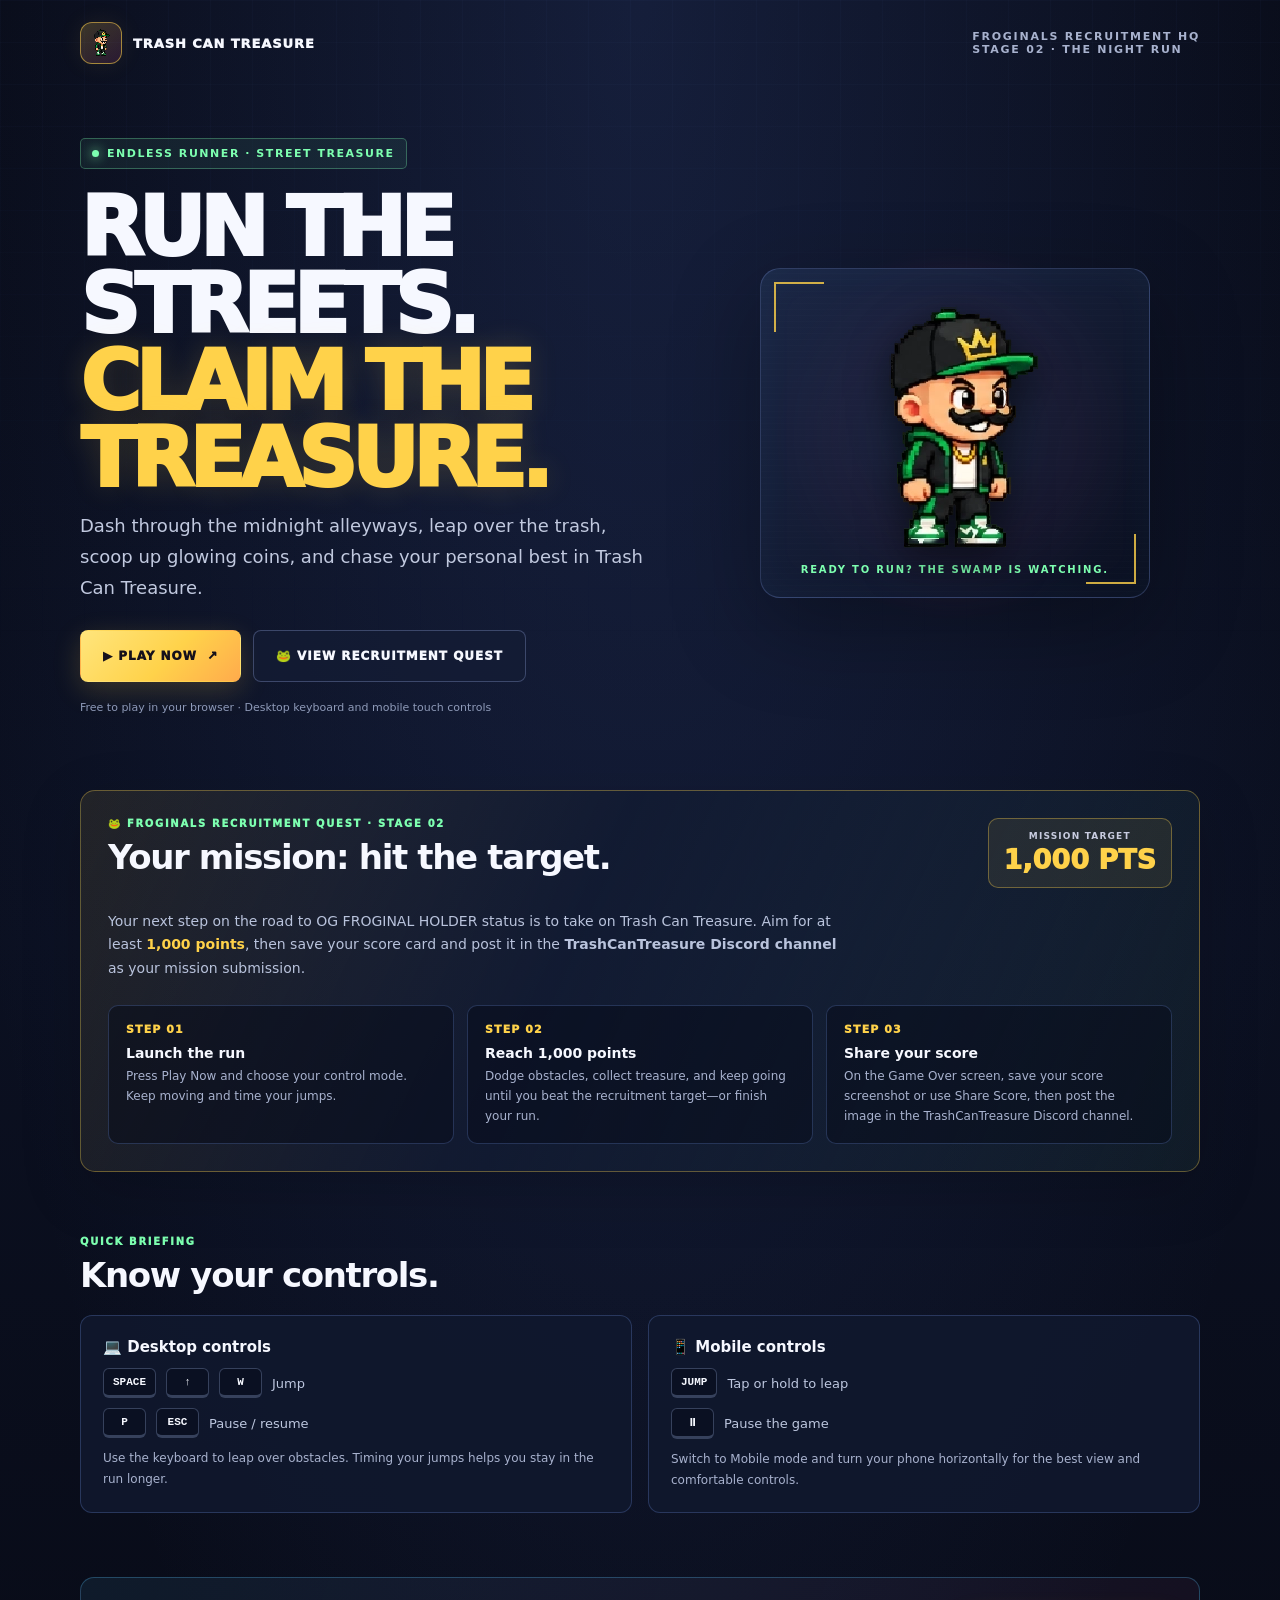
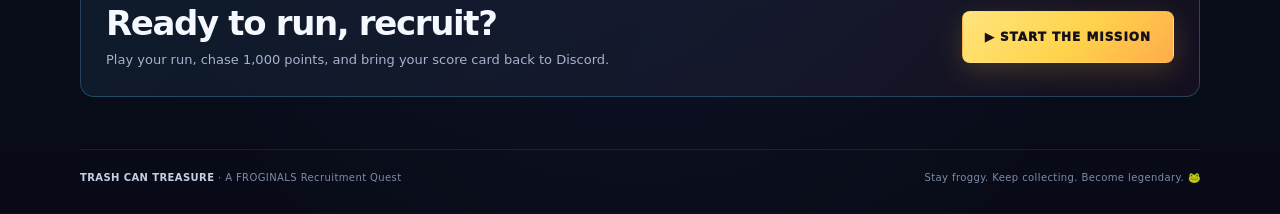
<file: index.html>
<!DOCTYPE html>
<html lang="en">
<head>
  <meta charset="UTF-8">
  <meta name="viewport" content="width=device-width, initial-scale=1">
  <meta name="theme-color" content="#080b17">
  <meta name="description" content="Run the streets, grab the treasure, and take on the FROGINALS Recruitment Quest in Trash Can Treasure.">
  <title>Trash Can Treasure | FROGINALS Recruitment Quest</title>
  <link rel="icon" href="assets/01.png" type="image/png">
  <style>
    :root {
      color-scheme: dark;
      --bg: #080b17;
      --panel: rgba(17, 24, 46, .88);
      --line: rgba(126, 164, 255, .23);
      --muted: #a8b2ce;
      --white: #f6f8ff;
      --gold: #ffd24a;
      --mint: #7dffb0;
      --blue: #59c8ff;
      --pink: #ff5db1;
    }
    * { box-sizing: border-box; }
    html { scroll-behavior: smooth; }
    body {
      margin: 0;
      min-height: 100vh;
      overflow-x: hidden;
      background:
        radial-gradient(ellipse at 50% 0%, rgba(59, 85, 160, .26), transparent 46rem),
        linear-gradient(180deg, #080b17 0%, #0b1021 52%, #080b17 100%);
      color: var(--white);
      font-family: Inter, ui-sans-serif, system-ui, -apple-system, BlinkMacSystemFont, "Segoe UI", sans-serif;
    }
    body::before {
      content: "";
      position: fixed;
      inset: 0;
      z-index: -1;
      pointer-events: none;
      opacity: .14;
      background-image: linear-gradient(rgba(116,151,230,.22) 1px, transparent 1px), linear-gradient(90deg, rgba(116,151,230,.22) 1px, transparent 1px);
      background-size: 42px 42px;
      mask-image: linear-gradient(to bottom, black, transparent 80%);
    }
    a { color: inherit; text-decoration: none; }
    button, a { -webkit-tap-highlight-color: transparent; }
    .wrap { width: min(1120px, calc(100% - 36px)); margin: 0 auto; }
    .topbar { display: flex; align-items: center; justify-content: space-between; gap: 16px; padding: 22px 0; }
    .brand { display: flex; align-items: center; gap: 11px; font-weight: 950; letter-spacing: .07em; font-size: 13px; }
    .brand-mark { display: grid; place-items: center; width: 42px; height: 42px; border: 1px solid rgba(255,210,74,.55); border-radius: 12px; background: linear-gradient(145deg, rgba(255,210,74,.2), rgba(255,93,177,.12)); box-shadow: 0 0 24px rgba(255,210,74,.08); }
    .brand-mark img { width: 30px; height: 30px; object-fit: contain; image-rendering: pixelated; }
    .top-label { color: var(--muted); font-size: 11px; font-weight: 800; letter-spacing: .16em; text-transform: uppercase; }
    .hero { position: relative; display: grid; grid-template-columns: 1.1fr .9fr; align-items: center; gap: 30px; padding: 52px 0 62px; }
    .eyebrow { display: inline-flex; align-items: center; gap: 8px; padding: 8px 11px; border: 1px solid rgba(125,255,176,.3); border-radius: 5px; background: rgba(125,255,176,.07); color: var(--mint); font-size: 11px; font-weight: 900; letter-spacing: .14em; text-transform: uppercase; }
    .eyebrow-dot { width: 7px; height: 7px; border-radius: 50%; background: var(--mint); box-shadow: 0 0 12px var(--mint); }
    h1 { margin: 20px 0 14px; max-width: 700px; font-size: clamp(43px, 7.3vw, 82px); line-height: .94; letter-spacing: -.065em; font-weight: 1000; }
    h1 .gold { display: block; color: var(--gold); text-shadow: 0 0 30px rgba(255,210,74,.16); }
    .lead { max-width: 570px; margin: 0; color: #c1c9df; font-size: clamp(15px, 1.8vw, 18px); line-height: 1.7; }
    .hero-actions { display: flex; flex-wrap: wrap; align-items: center; gap: 12px; margin-top: 27px; }
    .btn { min-height: 52px; display: inline-flex; align-items: center; justify-content: center; gap: 10px; padding: 0 22px; border-radius: 8px; border: 1px solid transparent; font-size: 12px; font-weight: 950; letter-spacing: .08em; text-transform: uppercase; transition: transform .18s ease, box-shadow .18s ease, border-color .18s ease; cursor: pointer; }
    .btn:hover { transform: translateY(-2px); }
    .btn-primary { color: #15101b; background: linear-gradient(135deg, #ffe57c, var(--gold) 55%, #ffab4c); box-shadow: 0 8px 28px rgba(255,210,74,.18); }
    .btn-primary:hover { box-shadow: 0 12px 34px rgba(255,210,74,.28); }
    .btn-secondary { border-color: rgba(155,176,235,.3); background: rgba(20,29,54,.7); color: var(--white); }
    .hero-note { margin-top: 17px; color: #8e9ab8; font-size: 11px; line-height: 1.6; }
    .hero-art { min-height: 370px; position: relative; display: grid; place-items: center; isolation: isolate; }
    .art-glow { position: absolute; width: min(88%, 380px); aspect-ratio: 1; border-radius: 50%; background: radial-gradient(circle, rgba(89,200,255,.18), rgba(255,93,177,.1) 43%, transparent 70%); filter: blur(8px); z-index: -1; }
    .art-frame { width: min(100%, 390px); min-height: 330px; display: grid; place-items: center; position: relative; border: 1px solid rgba(133,162,240,.26); border-radius: 20px; background: linear-gradient(145deg, rgba(31,43,75,.75), rgba(10,14,29,.6)); box-shadow: 0 28px 90px rgba(0,0,0,.3), inset 0 0 40px rgba(89,200,255,.04); overflow: hidden; }
    .art-frame::before, .art-frame::after { content: ""; position: absolute; width: 48px; height: 48px; border-color: var(--gold); border-style: solid; opacity: .8; }
    .art-frame::before { top: 13px; left: 13px; border-width: 2px 0 0 2px; }
    .art-frame::after { bottom: 13px; right: 13px; border-width: 0 2px 2px 0; }
    .art-grid { position: absolute; inset: 0; opacity: .15; background: repeating-linear-gradient(0deg, transparent 0 5px, rgba(255,255,255,.12) 6px); pointer-events: none; }
    .character { position: relative; z-index: 1; width: min(72%, 250px); max-height: 275px; object-fit: contain; image-rendering: pixelated; filter: drop-shadow(0 12px 20px rgba(0,0,0,.55)); animation: float 4s ease-in-out infinite; }
    .art-caption { position: absolute; bottom: 22px; left: 0; right: 0; text-align: center; color: var(--mint); font-size: 10px; font-weight: 900; letter-spacing: .18em; }
    @keyframes float { 0%,100% { transform: translateY(0); } 50% { transform: translateY(-9px); } }
    .quest { position: relative; margin: 0 auto 64px; padding: 27px; border: 1px solid rgba(255,210,74,.34); border-radius: 15px; background: linear-gradient(115deg, rgba(255,210,74,.09), rgba(18,27,50,.86) 43%, rgba(125,255,176,.05)); box-shadow: 0 18px 60px rgba(0,0,0,.17); }
    .quest-head { display: flex; justify-content: space-between; align-items: flex-start; gap: 18px; margin-bottom: 22px; }
    .section-kicker { color: var(--mint); font-size: 10px; font-weight: 950; letter-spacing: .17em; text-transform: uppercase; }
    h2 { margin: 8px 0 0; font-size: clamp(23px, 3vw, 34px); letter-spacing: -.04em; }
    .target { flex: 0 0 auto; padding: 12px 15px; border: 1px solid rgba(255,210,74,.35); border-radius: 10px; background: rgba(255,210,74,.08); text-align: center; }
    .target small { display: block; color: #c8cce0; font-size: 9px; font-weight: 900; letter-spacing: .13em; }
    .target strong { display: block; margin-top: 3px; color: var(--gold); font-size: 27px; font-weight: 1000; }
    .quest-copy { max-width: 740px; color: #b9c3dc; line-height: 1.7; font-size: 14px; }
    .steps { display: grid; grid-template-columns: repeat(3, 1fr); gap: 13px; margin-top: 24px; }
    .step { padding: 17px; border: 1px solid var(--line); border-radius: 10px; background: rgba(7,11,24,.5); }
    .step-num { color: var(--gold); font-size: 11px; font-weight: 950; letter-spacing: .1em; }
    .step h3 { margin: 9px 0 6px; font-size: 14px; }
    .step p { margin: 0; color: var(--muted); font-size: 12px; line-height: 1.65; }
    .how { padding: 0 0 64px; }
    .how-head { margin-bottom: 20px; }
    .how-grid { display: grid; grid-template-columns: 1fr 1fr; gap: 16px; }
    .info-card { padding: 22px; border: 1px solid var(--line); border-radius: 12px; background: var(--panel); }
    .info-card h3 { margin: 0 0 12px; font-size: 15px; }
    .control-row { display: flex; align-items: center; gap: 10px; margin: 10px 0; color: #bdc7df; font-size: 13px; }
    kbd { min-width: 43px; padding: 7px 9px; border: 1px solid rgba(170,190,240,.28); border-bottom-width: 3px; border-radius: 6px; background: #0a1022; color: var(--white); font-size: 11px; text-align: center; font-weight: 900; }
    .info-card .small { margin: 0; color: var(--muted); font-size: 12px; line-height: 1.7; }
    .bottom-cta { display: flex; align-items: center; justify-content: space-between; gap: 20px; margin-bottom: 52px; padding: 25px; border: 1px solid rgba(89,200,255,.27); border-radius: 14px; background: linear-gradient(110deg, rgba(89,200,255,.08), rgba(255,93,177,.05)); }
    .bottom-cta h2 { margin-top: 0; }
    .bottom-cta p { margin: 7px 0 0; color: var(--muted); font-size: 13px; line-height: 1.6; }
    footer { display: flex; justify-content: space-between; gap: 16px; padding: 22px 0 30px; border-top: 1px solid rgba(150,170,230,.13); color: #7f8ba9; font-size: 10px; letter-spacing: .04em; }
    footer strong { color: #c5cee4; }
    @media (max-width: 760px) {
      .hero { grid-template-columns: 1fr; padding-top: 28px; gap: 14px; }
      .hero-art { min-height: 280px; }
      .art-frame { min-height: 275px; }
      .character { max-height: 215px; }
      .quest { padding: 19px; margin-bottom: 48px; }
      .quest-head { flex-direction: column; }
      .steps { grid-template-columns: 1fr; }
      .how-grid { grid-template-columns: 1fr; }
      .bottom-cta { align-items: flex-start; flex-direction: column; }
      .top-label { text-align: right; font-size: 9px; }
    }
    @media (max-width: 420px) {
      .wrap { width: min(100% - 24px, 1120px); }
      .topbar { padding: 14px 0; }
      .brand { font-size: 11px; }
      .hero-actions { flex-direction: column; align-items: stretch; }
      .btn { width: 100%; }
      .target { width: 100%; }
      footer { flex-direction: column; }
    }
    @media (prefers-reduced-motion: reduce) {
      *, *::before, *::after { animation-duration: .01ms !important; animation-iteration-count: 1 !important; scroll-behavior: auto !important; }
    }
  </style>
</head>
<body>
  <div class="wrap">
    <header class="topbar">
      <a class="brand" href="./" aria-label="Trash Can Treasure home">
        <span class="brand-mark"><img src="assets/01.png" alt=""></span>
        <span>TRASH CAN TREASURE</span>
      </a>
      <div class="top-label">FROGINALS RECRUITMENT HQ<br>STAGE 02 · THE NIGHT RUN</div>
    </header>

    <main>
      <section class="hero">
        <div class="hero-copy">
          <span class="eyebrow"><span class="eyebrow-dot"></span> Endless runner · Street treasure</span>
          <h1>RUN THE STREETS.<span class="gold">CLAIM THE TREASURE.</span></h1>
          <p class="lead">Dash through the midnight alleyways, leap over the trash, scoop up glowing coins, and chase your personal best in Trash Can Treasure.</p>
          <div class="hero-actions">
            <a class="btn btn-primary" href="game.html">▶ PLAY NOW <span aria-hidden="true">↗</span></a>
            <a class="btn btn-secondary" href="#recruitment-quest">🐸 VIEW RECRUITMENT QUEST</a>
          </div>
          <p class="hero-note">Free to play in your browser · Desktop keyboard and mobile touch controls</p>
        </div>
        <div class="hero-art" aria-label="Trash Can Treasure game character">
          <div class="art-glow"></div>
          <div class="art-frame">
            <div class="art-grid"></div>
            <img class="character" src="assets/01.png" alt="Trash Can Treasure runner character">
            <div class="art-caption">READY TO RUN? THE SWAMP IS WATCHING.</div>
          </div>
        </div>
      </section>

      <section class="quest" id="recruitment-quest">
        <div class="quest-head">
          <div>
            <div class="section-kicker">🐸 FROGINALS RECRUITMENT QUEST · STAGE 02</div>
            <h2>Your mission: hit the target.</h2>
          </div>
          <div class="target"><small>MISSION TARGET</small><strong>1,000 PTS</strong></div>
        </div>
        <p class="quest-copy">Your next step on the road to OG FROGINAL HOLDER status is to take on Trash Can Treasure. Aim for at least <strong style="color:var(--gold)">1,000 points</strong>, then save your score card and post it in the <strong>TrashCanTreasure Discord channel</strong> as your mission submission.</p>
        <div class="steps">
          <article class="step"><div class="step-num">STEP 01</div><h3>Launch the run</h3><p>Press Play Now and choose your control mode. Keep moving and time your jumps.</p></article>
          <article class="step"><div class="step-num">STEP 02</div><h3>Reach 1,000 points</h3><p>Dodge obstacles, collect treasure, and keep going until you beat the recruitment target—or finish your run.</p></article>
          <article class="step"><div class="step-num">STEP 03</div><h3>Share your score</h3><p>On the Game Over screen, save your score screenshot or use Share Score, then post the image in the TrashCanTreasure Discord channel.</p></article>
        </div>
      </section>

      <section class="how" id="how-to-play">
        <div class="how-head">
          <div class="section-kicker">QUICK BRIEFING</div>
          <h2>Know your controls.</h2>
        </div>
        <div class="how-grid">
          <article class="info-card">
            <h3>💻 Desktop controls</h3>
            <div class="control-row"><kbd>SPACE</kbd><kbd>↑</kbd><kbd>W</kbd><span>Jump</span></div>
            <div class="control-row"><kbd>P</kbd><kbd>ESC</kbd><span>Pause / resume</span></div>
            <p class="small">Use the keyboard to leap over obstacles. Timing your jumps helps you stay in the run longer.</p>
          </article>
          <article class="info-card">
            <h3>📱 Mobile controls</h3>
            <div class="control-row"><kbd>JUMP</kbd><span>Tap or hold to leap</span></div>
            <div class="control-row"><kbd>⏸</kbd><span>Pause the game</span></div>
            <p class="small">Switch to Mobile mode and turn your phone horizontally for the best view and comfortable controls.</p>
          </article>
        </div>
      </section>

      <section class="bottom-cta">
        <div><h2>Ready to run, recruit?</h2><p>Play your run, chase 1,000 points, and bring your score card back to Discord.</p></div>
        <a class="btn btn-primary" href="game.html">▶ START THE MISSION</a>
      </section>
    </main>

    <footer>
      <span><strong>TRASH CAN TREASURE</strong> · A FROGINALS Recruitment Quest</span>
      <span>Stay froggy. Keep collecting. Become legendary. 🐸</span>
    </footer>
  </div>
</body>
</html>
</file>
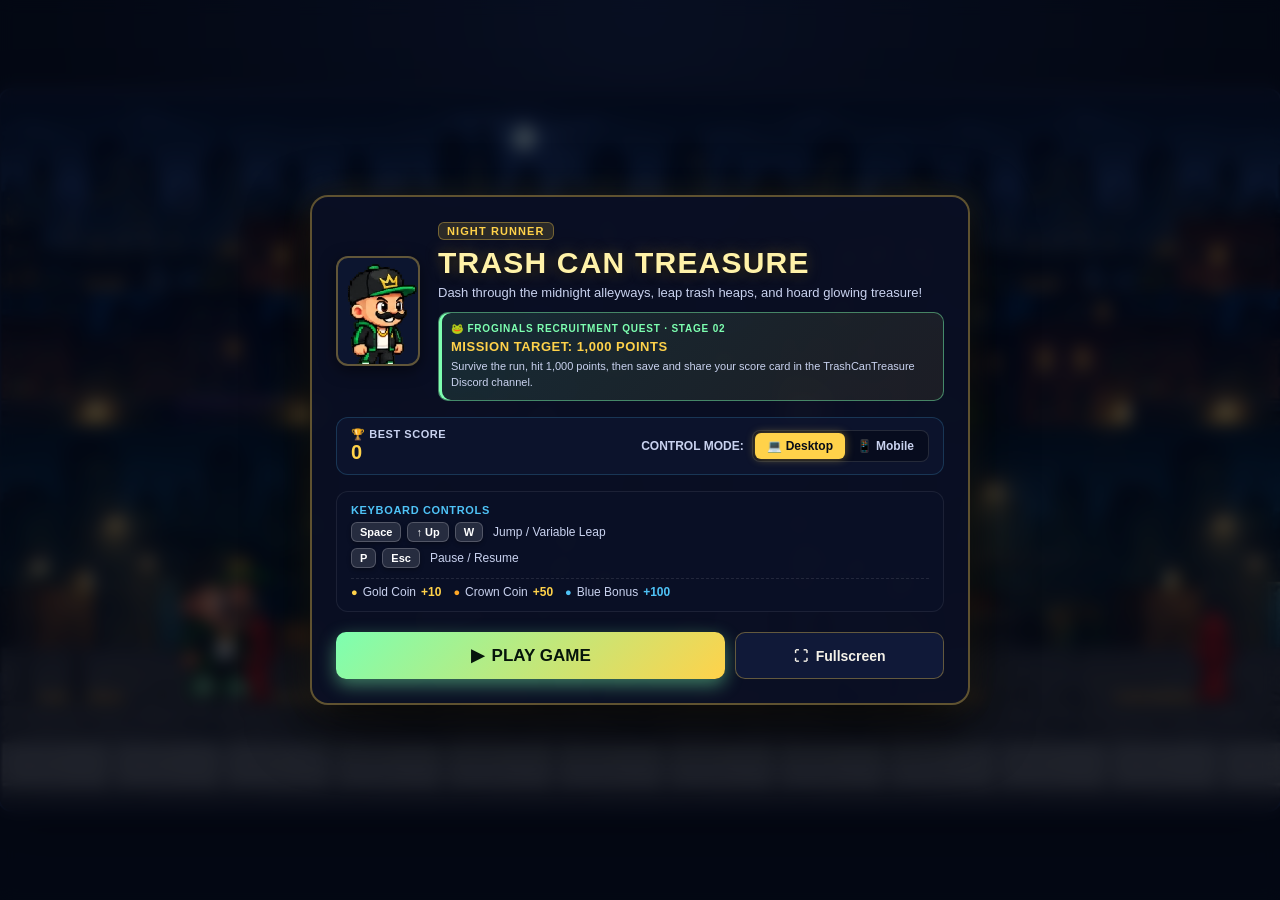
<file: game.html>
<!DOCTYPE html>
<html lang="en">
<head>
  <meta charset="UTF-8" />
  <meta name="viewport" content="width=device-width, initial-scale=1.0, maximum-scale=1.0, user-scalable=no, viewport-fit=cover" />
  <meta name="theme-color" content="#070b18" />
  <meta name="apple-mobile-web-app-capable" content="yes" />
  <meta name="apple-mobile-web-app-status-bar-style" content="black-translucent" />
  <title>Trash Can Treasure</title>
  <link rel="stylesheet" href="style.css" />
  <link rel="icon" href="assets/01.png" type="image/png" />
</head>
<body class="mode-desktop">
  <div id="game-root">
    <!-- Game Canvas -->
    <canvas id="game" width="960" height="540" aria-label="Trash Can Treasure game"></canvas>

    <!-- Start Menu Overlay -->
    <div id="start-menu" class="overlay active">
      <div class="menu-card">
        <div class="menu-hero">
          <div class="portrait-container">
            <img src="assets/01.png" alt="Obi" class="character-portrait" />
          </div>
          <div class="hero-text">
            <div class="badge-tag">NIGHT RUNNER</div>
            <h1 class="game-title">TRASH CAN TREASURE</h1>
            <p class="game-tagline">Dash through the midnight alleyways, leap trash heaps, and hoard glowing treasure!</p>
        <div class="recruitment-quest">
          <span class="quest-kicker">🐸 FROGINALS RECRUITMENT QUEST · STAGE 02</span>
          <strong>MISSION TARGET: 1,000 POINTS</strong>
          <span>Survive the run, hit 1,000 points, then save and share your score card in the TrashCanTreasure Discord channel.</span>
        </div>

          </div>
        </div>

        <div class="menu-stats-row">
          <div class="stat-badge">
            <span class="stat-label">🏆 BEST SCORE</span>
            <span id="menu-best-score" class="stat-value">0</span>
          </div>
          <div class="mode-selector">
            <span class="mode-label">CONTROL MODE:</span>
            <div class="mode-toggle-group">
              <button id="mode-desktop-btn" class="mode-btn active" type="button" title="Desktop: Keyboard controls">
                <span class="btn-icon">💻</span> Desktop
              </button>
              <button id="mode-mobile-btn" class="mode-btn" type="button" title="Mobile: Touchscreen on-screen controls">
                <span class="btn-icon">📱</span> Mobile
              </button>
            </div>
          </div>
        </div>

        <div class="menu-instructions">
          <div class="instruction-box" id="instruction-desktop">
            <div class="instruction-title">KEYBOARD CONTROLS</div>
            <div class="instruction-keys">
              <span class="key-pill">Space</span>
              <span class="key-pill">↑ Up</span>
              <span class="key-pill">W</span>
              <span class="key-desc">Jump / Variable Leap</span>
            </div>
            <div class="instruction-keys">
              <span class="key-pill">P</span>
              <span class="key-pill">Esc</span>
              <span class="key-desc">Pause / Resume</span>
            </div>
          </div>
          <div class="instruction-box hidden" id="instruction-mobile">
            <div class="instruction-title">TOUCH CONTROLS</div>
            <div class="instruction-keys">
              <span class="touch-pill">JUMP Button</span>
              <span class="key-desc">Tap or hold for higher leap</span>
            </div>
            <div class="instruction-keys">
              <span class="touch-pill">⏸ Pause</span>
              <span class="touch-pill">⛶ Fullscreen</span>
              <span class="key-desc">Instant game controls</span>
            </div>
          </div>
          <div class="rewards-guide">
            <div class="reward-item"><span class="reward-dot gold">●</span> Gold Coin <strong class="gold-txt">+10</strong></div>
            <div class="reward-item"><span class="reward-dot crown">●</span> Crown Coin <strong class="gold-txt">+50</strong></div>
            <div class="reward-item"><span class="reward-dot blue">●</span> Blue Bonus <strong class="blue-txt">+100</strong></div>
          </div>
        </div>

        <div class="menu-actions">
          <button id="btn-play" class="action-btn play-btn" type="button">
            <span class="play-icon">▶</span> PLAY GAME
          </button>
          <button id="btn-fullscreen-menu" class="action-btn secondary-btn" type="button" title="Toggle Fullscreen">
            <span class="fs-icon">⛶</span> Fullscreen
          </button>
        </div>
      </div>
    </div>

    <!-- Mobile Touch Controls HUD -->
    <div id="touch-controls" class="touch-hud">
      <div class="touch-top-bar">
        <button id="btn-touch-fullscreen" class="touch-circle-btn" type="button" aria-label="Toggle Fullscreen">
          <span class="icon">⛶</span>
        </button>
        <button id="btn-touch-pause" class="touch-circle-btn" type="button" aria-label="Pause Game">
          <span class="icon">⏸</span>
        </button>
      </div>
      <div class="touch-bottom-bar">
        <button id="btn-touch-jump" class="touch-jump-btn" type="button" aria-label="Jump">
          <span class="jump-label">JUMP</span>
        </button>
      </div>
    </div>

    <!-- Pause Menu Overlay -->
    <div id="pause-menu" class="overlay">
      <div class="menu-card dialog-card">
        <h2 class="dialog-title">GAME PAUSED</h2>
        <p class="dialog-desc">Take a breather or adjust your settings.</p>

        <div class="dialog-mode-row">
          <span class="mode-label">Controls:</span>
          <div class="mode-toggle-group">
            <button id="pause-mode-desktop-btn" class="mode-btn" type="button">💻 Desktop</button>
            <button id="pause-mode-mobile-btn" class="mode-btn" type="button">📱 Mobile</button>
          </div>
        </div>

        <div class="dialog-actions">
          <button id="btn-resume" class="action-btn play-btn" type="button">▶ Resume</button>
          <button id="btn-restart-pause" class="action-btn secondary-btn" type="button">🔄 Restart</button>
          <button id="btn-fullscreen-pause" class="action-btn secondary-btn" type="button">⛶ Fullscreen</button>
          <button id="btn-main-menu-pause" class="action-btn secondary-btn" type="button">🏠 Start Menu</button>
        </div>
      </div>
    </div>

    <!-- Game Over Overlay -->
    <div id="gameover-menu" class="overlay">
      <div class="menu-card dialog-card">
        <div class="gameover-badge">STREET WIPEOUT</div>
        <h2 class="dialog-title danger-title">GAME OVER</h2>
        <div class="results-grid">
          <div class="result-box">
            <span class="result-label">FINAL SCORE</span>
            <span id="go-score" class="result-val highlight">0</span>
          </div>
          <div class="result-box">
            <span class="result-label">COINS LOOTED</span>
            <span id="go-coins" class="result-val">0</span>
          </div>
          <div class="result-box">
            <span class="result-label">DISTANCE</span>
            <span id="go-distance" class="result-val">0 m</span>
          </div>
          <div class="result-box">
            <span class="result-label">ALL-TIME BEST</span>
            <span id="go-best" class="result-val gold-txt">0</span>
          </div>
        </div>
        <div class="score-share-panel">
          <p id="score-share-status" class="score-share-status" aria-live="polite">Show the swamp your score. Save a screenshot or share it with your crew.</p>
          <div class="score-share-actions">
            <button id="btn-save-score" class="action-btn secondary-btn" type="button">📸 SAVE SCORE SCREENSHOT</button>
            <button id="btn-share-score" class="action-btn play-btn" type="button">📤 SHARE SCORE</button>
          </div>
          <p class="score-share-note">Sharing opens your device's share options when supported. Otherwise, save the image and upload it to Discord.</p>
        </div>
        <div class="dialog-actions">
          <button id="btn-restart-go" class="action-btn play-btn" type="button">🔄 Play Again</button>
          <button id="btn-main-menu-go" class="action-btn secondary-btn" type="button">🏠 Start Menu</button>
        </div>
      </div>
    </div>

    <!-- Orientation Alert for Portrait Mobile -->
    <div id="orientation-prompt" class="orientation-overlay">
      <div class="orientation-card">
        <div class="phone-rotate-icon">📱</div>
        <h3>Rotate to Landscape</h3>
        <p>Trash Can Treasure is built for a wide view. Turn your phone horizontally for optimal controls and view!</p>
        <button id="btn-dismiss-orientation" class="dismiss-btn" type="button">Continue in Portrait</button>
      </div>
    </div>
  </div>

  <script src="game.js"></script>
</body>
</html>
</file>
<file: style.css>
:root {
  --night: #070b18;
  --night-card: rgba(10, 16, 36, 0.92);
  --gold: #ffd24a;
  --gold-glow: rgba(255, 210, 74, 0.4);
  --border-gold: rgba(255, 210, 74, 0.35);
  --panel: rgba(8, 12, 28, 0.78);
  --cyan: #4fc3f7;
  --green: #7dffb0;
  --green-glow: rgba(125, 255, 176, 0.45);
  --danger: #ff7675;
  --text-main: #f4f1e8;
  --text-muted: #c9d2ef;
}

* {
  box-sizing: border-box;
  margin: 0;
  padding: 0;
  -webkit-tap-highlight-color: transparent;
}

html, body {
  width: 100%;
  height: 100%;
  background: radial-gradient(ellipse at top, #15244a 0%, var(--night) 65%);
  color: var(--text-main);
  font-family: Trebuchet MS, -apple-system, BlinkMacSystemFont, Segoe UI, Roboto, sans-serif;
  overflow: hidden;
  touch-action: none;
  user-select: none;
  -webkit-user-select: none;
}

#game-root {
  width: 100%;
  height: 100%;
  display: flex;
  align-items: center;
  justify-content: center;
  position: relative;
  padding: env(safe-area-inset-top) env(safe-area-inset-right) env(safe-area-inset-bottom) env(safe-area-inset-left);
}

/* ==========================================================================
   CANVAS
   ========================================================================== */
#game {
  display: block;
  width: min(100vw, calc(100vh * 16 / 9));
  height: min(100vh, calc(100vw * 9 / 16));
  aspect-ratio: 16 / 9;
  background: #0a1020;
  image-rendering: auto;
  box-shadow: 0 0 0 2px #1d2b52, 0 18px 50px rgba(0, 0, 0, 0.65);
  border-radius: 12px;
  cursor: pointer;
  max-width: 100%;
  max-height: 100%;
}

/* ==========================================================================
   OVERLAY SYSTEM
   ========================================================================== */
.overlay {
  position: absolute;
  top: 0;
  left: 0;
  width: 100%;
  height: 100%;
  display: flex;
  align-items: center;
  justify-content: center;
  padding: 16px;
  background: rgba(4, 7, 18, 0.72);
  backdrop-filter: blur(8px);
  -webkit-backdrop-filter: blur(8px);
  opacity: 0;
  visibility: hidden;
  pointer-events: none;
  transition: opacity 0.22s ease, visibility 0.22s ease;
  z-index: 40;
}

.overlay.active {
  opacity: 1;
  visibility: visible;
  pointer-events: auto;
}

/* ==========================================================================
   MENU CARD
   ========================================================================== */
.menu-card {
  width: 100%;
  max-width: 660px;
  max-height: 94vh;
  overflow-y: auto;
  background: var(--night-card);
  border: 2px solid var(--border-gold);
  border-radius: 18px;
  box-shadow: 0 20px 60px rgba(0, 0, 0, 0.85), 0 0 30px rgba(255, 210, 74, 0.12);
  padding: 24px;
  display: flex;
  flex-direction: column;
  gap: 16px;
  position: relative;
  scrollbar-width: thin;
  scrollbar-color: var(--border-gold) transparent;
}

.menu-card::-webkit-scrollbar {
  width: 6px;
}
.menu-card::-webkit-scrollbar-thumb {
  background: var(--border-gold);
  border-radius: 4px;
}

/* Hero Section */
.menu-hero {
  display: flex;
  align-items: center;
  gap: 18px;
}

.portrait-container {
  flex-shrink: 0;
  width: 84px;
  height: 110px;
  border-radius: 12px;
  overflow: hidden;
  border: 2px solid var(--border-gold);
  background: rgba(14, 24, 52, 0.8);
  box-shadow: 0 4px 16px rgba(0, 0, 0, 0.5);
  display: flex;
  align-items: center;
  justify-content: center;
}

.character-portrait {
  width: 100%;
  height: 100%;
  object-fit: cover;
  object-position: top center;
  animation: portraitGlow 3s ease-in-out infinite alternate;
}

@keyframes portraitGlow {
  0% { transform: scale(1); filter: drop-shadow(0 0 2px rgba(255, 210, 74, 0.2)); }
  100% { transform: scale(1.03); filter: drop-shadow(0 0 8px rgba(255, 210, 74, 0.5)); }
}

.hero-text {
  flex: 1;
}

.badge-tag {
  display: inline-block;
  background: rgba(255, 210, 74, 0.14);
  color: var(--gold);
  border: 1px solid rgba(255, 210, 74, 0.35);
  padding: 2px 8px;
  border-radius: 6px;
  font-size: 11px;
  font-weight: 800;
  letter-spacing: 0.1em;
  margin-bottom: 6px;
}

.game-title {
  font-size: clamp(20px, 3.8vw, 30px);
  font-weight: 900;
  color: #fff2a8;
  letter-spacing: 0.04em;
  text-shadow: 0 2px 10px rgba(0, 0, 0, 0.7), 0 0 16px rgba(255, 210, 74, 0.35);
  line-height: 1.15;
}

.game-tagline {
  color: var(--text-muted);
  font-size: 13px;
  margin-top: 4px;
  line-height: 1.4;
}

/* Stats & Mode Selector Row */
.menu-stats-row {
  display: flex;
  flex-wrap: wrap;
  align-items: center;
  justify-content: space-between;
  gap: 12px;
  padding: 10px 14px;
  background: rgba(14, 24, 52, 0.65);
  border: 1px solid rgba(79, 195, 247, 0.2);
  border-radius: 12px;
}

.stat-badge {
  display: flex;
  flex-direction: column;
}

.stat-label {
  font-size: 11px;
  font-weight: 800;
  color: var(--text-muted);
  letter-spacing: 0.05em;
}

.stat-value {
  font-size: 20px;
  font-weight: 900;
  color: var(--gold);
}

.mode-selector {
  display: flex;
  align-items: center;
  gap: 8px;
}

.mode-label {
  font-size: 12px;
  font-weight: 700;
  color: var(--text-muted);
}

.mode-toggle-group {
  display: flex;
  background: rgba(7, 12, 28, 0.8);
  border-radius: 8px;
  padding: 2px;
  border: 1px solid rgba(255, 255, 255, 0.12);
}

.mode-btn {
  background: transparent;
  border: none;
  color: var(--text-muted);
  padding: 6px 12px;
  border-radius: 6px;
  font-size: 12px;
  font-weight: 700;
  cursor: pointer;
  transition: all 0.18s ease;
  display: flex;
  align-items: center;
  gap: 4px;
}

.mode-btn:hover {
  color: #ffffff;
}

.mode-btn.active {
  background: var(--gold);
  color: #070b18;
  box-shadow: 0 0 10px rgba(255, 210, 74, 0.4);
}

/* Instructions & Rewards */
.menu-instructions {
  display: flex;
  flex-direction: column;
  gap: 10px;
  background: rgba(10, 18, 40, 0.55);
  padding: 12px 14px;
  border-radius: 12px;
  border: 1px solid rgba(255, 255, 255, 0.08);
}

.instruction-box {
  display: flex;
  flex-direction: column;
  gap: 6px;
}

.instruction-box.hidden {
  display: none;
}

.instruction-title {
  font-size: 11px;
  font-weight: 800;
  color: var(--cyan);
  letter-spacing: 0.06em;
}

.instruction-keys {
  display: flex;
  align-items: center;
  flex-wrap: wrap;
  gap: 6px;
  font-size: 13px;
}

.key-pill, .touch-pill {
  display: inline-block;
  background: rgba(255, 255, 255, 0.12);
  color: #ffffff;
  padding: 3px 8px;
  border-radius: 6px;
  font-size: 11px;
  font-weight: 700;
  border: 1px solid rgba(255, 255, 255, 0.2);
  box-shadow: 0 2px 4px rgba(0, 0, 0, 0.3);
}

.touch-pill {
  background: rgba(125, 255, 176, 0.16);
  border-color: rgba(125, 255, 176, 0.4);
  color: var(--green);
}

.key-desc {
  color: var(--text-muted);
  font-size: 12px;
  margin-left: 4px;
}

.rewards-guide {
  display: flex;
  flex-wrap: wrap;
  gap: 12px;
  padding-top: 6px;
  border-top: 1px dashed rgba(255, 255, 255, 0.1);
  font-size: 12px;
  color: var(--text-muted);
}

.reward-item {
  display: flex;
  align-items: center;
  gap: 5px;
}

.reward-dot {
  font-size: 11px;
}
.reward-dot.gold { color: var(--gold); }
.reward-dot.crown { color: #ffa726; }
.reward-dot.blue { color: var(--cyan); }

.gold-txt { color: var(--gold); }
.blue-txt { color: var(--cyan); }

/* Menu Actions */
.menu-actions {
  display: flex;
  gap: 10px;
  margin-top: 4px;
}

.action-btn {
  display: flex;
  align-items: center;
  justify-content: center;
  gap: 8px;
  border: none;
  border-radius: 10px;
  font-weight: 800;
  cursor: pointer;
  transition: transform 0.15s ease, box-shadow 0.15s ease, filter 0.15s ease;
  user-select: none;
  -webkit-user-select: none;
}

.action-btn:active {
  transform: scale(0.97);
}

.play-btn {
  flex: 2;
  background: linear-gradient(135deg, #7dffb0 0%, #ffd24a 100%);
  color: #06150b;
  font-size: 17px;
  padding: 13px 20px;
  box-shadow: 0 6px 18px var(--green-glow);
}

.play-btn:hover {
  filter: brightness(1.08);
  box-shadow: 0 8px 24px rgba(125, 255, 176, 0.6);
}

.secondary-btn {
  flex: 1;
  background: rgba(18, 28, 60, 0.85);
  color: var(--text-main);
  border: 1.5px solid var(--border-gold);
  font-size: 14px;
  padding: 12px 16px;
}

.secondary-btn:hover {
  background: rgba(28, 42, 86, 0.95);
  color: #ffffff;
}

/* ==========================================================================
   MOBILE TOUCH CONTROLS HUD
   ========================================================================== */
.touch-hud {
  position: absolute;
  top: 0;
  left: 0;
  width: 100%;
  height: 100%;
  pointer-events: none;
  z-index: 30;
  display: none;
}

/* Visible only when Mobile Mode is active */
body.mode-mobile .touch-hud {
  display: block;
}

.touch-top-bar {
  position: absolute;
  top: max(12px, env(safe-area-inset-top));
  left: max(12px, env(safe-area-inset-left));
  right: max(12px, env(safe-area-inset-right));
  display: flex;
  justify-content: space-between;
  pointer-events: none;
}

.touch-circle-btn {
  pointer-events: auto;
  width: 46px;
  height: 46px;
  border-radius: 50%;
  background: rgba(8, 14, 32, 0.8);
  border: 2px solid var(--border-gold);
  color: var(--gold);
  font-size: 18px;
  font-weight: 700;
  display: flex;
  align-items: center;
  justify-content: center;
  box-shadow: 0 4px 14px rgba(0, 0, 0, 0.65);
  cursor: pointer;
  backdrop-filter: blur(4px);
  -webkit-backdrop-filter: blur(4px);
  touch-action: manipulation;
  transition: transform 0.12s ease, background 0.12s ease;
}

.touch-circle-btn:active {
  background: var(--gold);
  color: #070b18;
  transform: scale(0.9);
}

.touch-bottom-bar {
  position: absolute;
  bottom: max(18px, env(safe-area-inset-bottom));
  right: max(18px, env(safe-area-inset-right));
  pointer-events: none;
}

.touch-jump-btn {
  pointer-events: auto;
  width: 98px;
  height: 98px;
  border-radius: 50%;
  background: radial-gradient(circle at center, rgba(125, 255, 176, 0.3) 0%, rgba(9, 22, 40, 0.92) 80%);
  border: 3.5px solid var(--green);
  box-shadow: 0 0 24px var(--green-glow), 0 8px 24px rgba(0, 0, 0, 0.7);
  display: flex;
  align-items: center;
  justify-content: center;
  cursor: pointer;
  touch-action: manipulation;
  transition: transform 0.08s ease, background 0.08s ease, border-color 0.08s ease, box-shadow 0.08s ease;
}

.touch-jump-btn .jump-label {
  font-size: 18px;
  font-weight: 900;
  color: var(--green);
  letter-spacing: 0.08em;
  text-shadow: 0 0 8px var(--green-glow);
}

.touch-jump-btn:active,
.touch-jump-btn.active {
  background: var(--green);
  border-color: #ffffff;
  transform: scale(0.92);
  box-shadow: 0 0 32px rgba(125, 255, 176, 0.9);
}

.touch-jump-btn:active .jump-label,
.touch-jump-btn.active .jump-label {
  color: #071a10;
  text-shadow: none;
}

/* ==========================================================================
   DIALOG OVERLAYS (PAUSE & GAME OVER)
   ========================================================================== */
.dialog-card {
  max-width: 440px;
  text-align: center;
  padding: 26px 22px;
  gap: 16px;
}

.dialog-title {
  font-size: 26px;
  font-weight: 900;
  color: #fff2a8;
  letter-spacing: 0.04em;
  text-shadow: 0 0 12px var(--gold-glow);
}

.danger-title {
  color: var(--danger);
  text-shadow: 0 0 12px rgba(255, 118, 117, 0.5);
}

.dialog-desc {
  font-size: 13px;
  color: var(--text-muted);
}

.dialog-mode-row {
  display: flex;
  align-items: center;
  justify-content: center;
  gap: 10px;
  padding: 8px 12px;
  background: rgba(14, 24, 52, 0.6);
  border-radius: 10px;
}

.dialog-actions {
  display: flex;
  flex-direction: column;
  gap: 8px;
  margin-top: 6px;
}

.dialog-actions .action-btn {
  width: 100%;
}

.gameover-badge {
  display: inline-block;
  align-self: center;
  background: rgba(255, 118, 117, 0.16);
  color: var(--danger);
  border: 1px solid rgba(255, 118, 117, 0.35);
  padding: 2px 10px;
  border-radius: 6px;
  font-size: 11px;
  font-weight: 800;
  letter-spacing: 0.1em;
}

.results-grid {
  display: grid;
  grid-template-columns: 1fr 1fr;
  gap: 10px;
  background: rgba(14, 24, 52, 0.65);
  border-radius: 12px;
  padding: 12px;
  border: 1px solid rgba(255, 255, 255, 0.08);
}

.result-box {
  display: flex;
  flex-direction: column;
  align-items: center;
  justify-content: center;
  padding: 6px;
}

.result-label {
  font-size: 11px;
  font-weight: 800;
  color: var(--text-muted);
  letter-spacing: 0.05em;
}

.result-val {
  font-size: 18px;
  font-weight: 900;
  color: var(--text-main);
  margin-top: 2px;
}

.result-val.highlight {
  font-size: 22px;
  color: #ffe789;
}

/* ==========================================================================
   ORIENTATION HELPER PROMPT
   ========================================================================== */
.orientation-overlay {
  position: absolute;
  top: 0;
  left: 0;
  width: 100%;
  height: 100%;
  background: rgba(5, 8, 20, 0.92);
  display: none;
  align-items: center;
  justify-content: center;
  z-index: 100;
  padding: 24px;
}

/* Shown on mobile when screen is portrait and not dismissed */
body.mode-mobile.orientation-alert .orientation-overlay {
  display: flex;
}

.orientation-card {
  max-width: 340px;
  background: var(--night-card);
  border: 2px solid var(--border-gold);
  border-radius: 16px;
  padding: 24px 20px;
  text-align: center;
  box-shadow: 0 16px 40px rgba(0, 0, 0, 0.8);
  display: flex;
  flex-direction: column;
  align-items: center;
  gap: 12px;
}

.phone-rotate-icon {
  font-size: 44px;
  animation: phoneRotateAnim 2.2s ease-in-out infinite alternate;
}

@keyframes phoneRotateAnim {
  0% { transform: rotate(0deg); }
  45% { transform: rotate(0deg); }
  85% { transform: rotate(-90deg); }
  100% { transform: rotate(-90deg); }
}

.orientation-card h3 {
  font-size: 19px;
  font-weight: 800;
  color: #fff2a8;
}

.orientation-card p {
  font-size: 13px;
  color: var(--text-muted);
  line-height: 1.4;
}

.dismiss-btn {
  background: rgba(255, 255, 255, 0.1);
  border: 1px solid rgba(255, 255, 255, 0.25);
  color: var(--text-muted);
  padding: 8px 16px;
  border-radius: 8px;
  font-size: 12px;
  font-weight: 700;
  cursor: pointer;
  margin-top: 4px;
}

.dismiss-btn:active {
  background: rgba(255, 255, 255, 0.2);
  color: #ffffff;
}

/* ==========================================================================
   RESPONSIVE ADJUSTMENTS
   ========================================================================== */
@media (max-height: 480px) {
  .menu-card {
    padding: 12px 16px;
    gap: 8px;
  }
  .portrait-container {
    width: 60px;
    height: 75px;
  }
  .menu-hero {
    gap: 12px;
  }
  .game-title {
    font-size: 18px;
  }
  .game-tagline {
    display: none;
  }
  .menu-stats-row {
    padding: 6px 10px;
  }
  .stat-value {
    font-size: 16px;
  }
  .menu-instructions {
    padding: 8px 10px;
    gap: 6px;
  }
  .instruction-keys {
    font-size: 11px;
  }
  .rewards-guide {
    display: none;
  }
  .play-btn {
    padding: 9px 16px;
    font-size: 15px;
  }
  .secondary-btn {
    padding: 9px 12px;
    font-size: 12px;
  }
  .touch-jump-btn {
    width: 78px;
    height: 78px;
  }
  .touch-jump-btn .jump-label {
    font-size: 15px;
  }
  .touch-circle-btn {
    width: 40px;
    height: 40px;
    font-size: 15px;
  }
}


/* ==========================================================================
   FROGINALS RECRUITMENT QUEST + SCORE SHARING
   ========================================================================== */
.recruitment-quest {
  display: flex;
  flex-direction: column;
  gap: 5px;
  margin-top: 10px;
  padding: 10px 12px;
  border: 1px solid rgba(125, 255, 176, .45);
  border-radius: 10px;
  background: linear-gradient(135deg, rgba(125,255,176,.12), rgba(255,210,74,.08));
  box-shadow: inset 3px 0 0 var(--green);
}
.quest-kicker {
  color: var(--green);
  font-size: 10px;
  font-weight: 900;
  letter-spacing: .08em;
}
.recruitment-quest strong {
  color: var(--gold);
  font-size: 13px;
  letter-spacing: .04em;
}
.recruitment-quest > span:last-child {
  color: var(--text-muted);
  font-size: 11px;
  line-height: 1.4;
}
.score-share-panel {
  margin-top: 4px;
  padding: 12px;
  border: 1px solid rgba(79,195,247,.25);
  border-radius: 12px;
  background: rgba(8,12,28,.72);
}
.score-share-status {
  color: var(--green);
  font-size: 12px;
  line-height: 1.45;
  margin-bottom: 10px;
}
.score-share-actions {
  display: flex;
  gap: 8px;
}
.score-share-actions .action-btn {
  min-height: 44px;
  font-size: 11px;
  padding: 10px;
}
.score-share-note {
  margin-top: 9px;
  color: var(--text-muted);
  font-size: 10px;
  line-height: 1.4;
}
@media (max-width: 520px) {
  .recruitment-quest { margin-top: 8px; padding: 8px 10px; }
  .quest-kicker { font-size: 9px; }
  .recruitment-quest strong { font-size: 12px; }
  .recruitment-quest > span:last-child { font-size: 10px; }
  .score-share-actions { flex-direction: column; }
  .score-share-actions .action-btn { width: 100%; }
}
</file>
